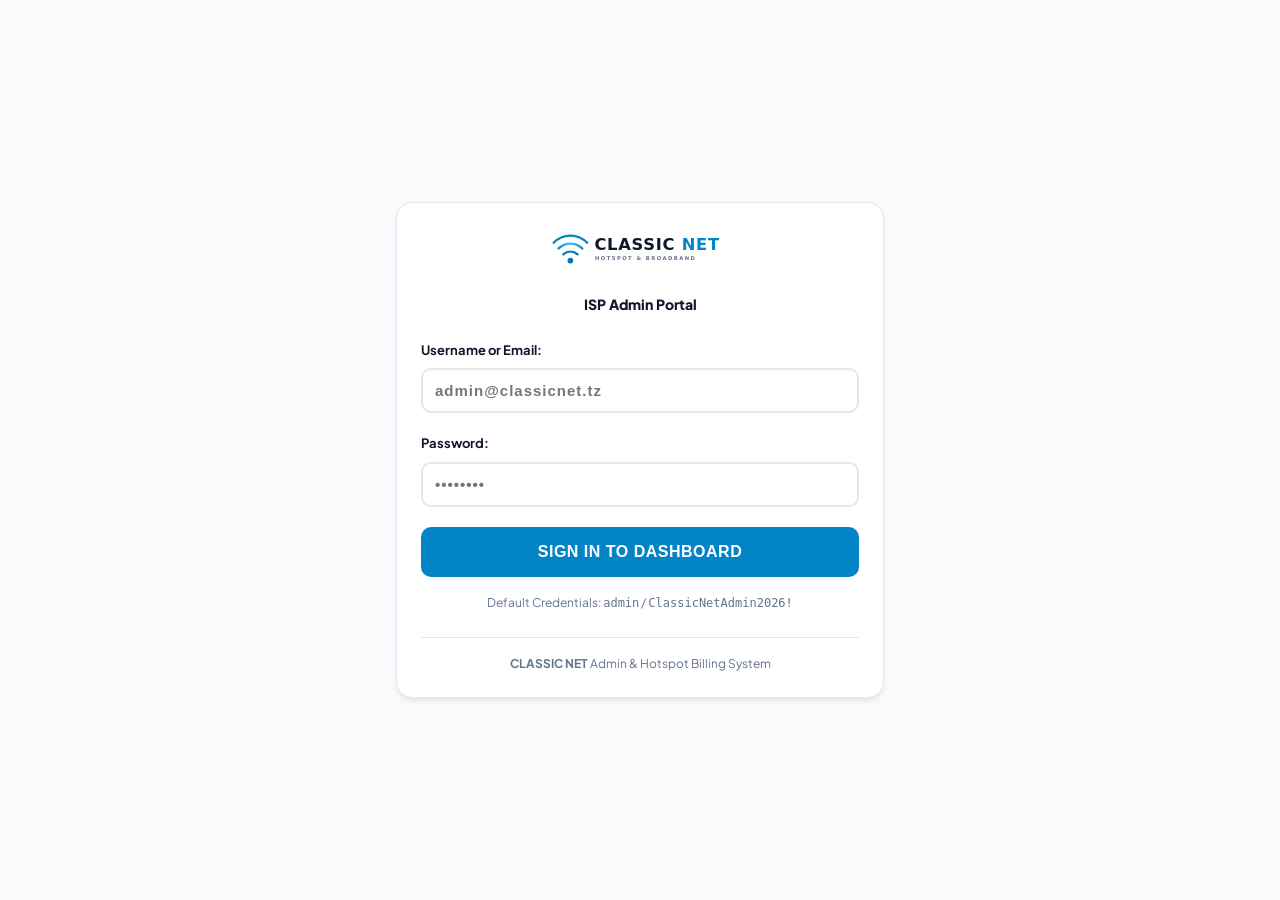
<file: frontend/admin/index.html>
<!DOCTYPE html>
<html lang="en">
<head>
  <meta charset="UTF-8">
  <meta name="viewport" content="width=device-width, initial-scale=1.0">
  <title>CLASSIC NET - Admin Control Panel</title>
  <link rel="stylesheet" href="../css/style.css">
  <link href="https://fonts.googleapis.com/css2?family=Plus+Jakarta+Sans:wght@500;600;700;800&family=Outfit:wght@600;800;900&display=swap" rel="stylesheet">
  <style>
    body { background-color: #f1f5f9; }
    .admin-layout { display: flex; min-height: 100vh; }
    .sidebar { width: 260px; background: #0f172a; color: #fff; padding: 24px 16px; flex-shrink: 0; }
    .sidebar-brand { display: flex; align-items: center; gap: 10px; margin-bottom: 32px; padding: 0 8px; }
    .sidebar-menu { list-style: none; }
    .nav-item { padding: 12px 14px; border-radius: 8px; cursor: pointer; font-size: 14px; font-weight: 600; color: #94a3b8; margin-bottom: 4px; display: flex; align-items: center; gap: 10px; transition: all 0.2s; }
    .nav-item:hover, .nav-item.active { background: #1e293b; color: #38bdf8; }
    .main-content { flex: 1; padding: 32px; overflow-y: auto; }
    .top-bar { display: flex; justify-content: space-between; align-items: center; margin-bottom: 24px; }
    .stats-grid { display: grid; grid-template-columns: repeat(auto-fit, minmax(200px, 1fr)); gap: 16px; margin-bottom: 24px; }
    .stat-card { background: #fff; border-radius: 12px; padding: 20px; border: 1px solid #e2e8f0; box-shadow: 0 1px 3px rgba(0,0,0,0.05); }
    .stat-val { font-size: 24px; font-weight: 800; color: #0f172a; margin-top: 4px; }
    .stat-label { font-size: 12px; color: #64748b; font-weight: 700; text-transform: uppercase; letter-spacing: 0.5px; }
    .data-card { background: #fff; border-radius: 12px; padding: 24px; border: 1px solid #e2e8f0; margin-bottom: 24px; }
    .table-responsive { width: 100%; overflow-x: auto; }
    table { width: 100%; border-collapse: collapse; text-align: left; font-size: 13px; }
    th { padding: 12px 14px; border-bottom: 2px solid #f1f5f9; color: #64748b; font-weight: 700; }
    td { padding: 12px 14px; border-bottom: 1px solid #f1f5f9; }
    .badge { display: inline-block; padding: 2px 8px; border-radius: 9999px; font-size: 11px; font-weight: 700; }
    .badge-green { background: #dcfce7; color: #166534; }
    .badge-yellow { background: #fef9c3; color: #854d0e; }
    .badge-red { background: #fee2e2; color: #991b1b; }
    .badge-gray { background: #f1f5f9; color: #475569; }
    .net-tag { font-weight: 800; font-size: 11px; padding: 2px 6px; border-radius: 4px; background: #e2e8f0; }
    .action-btn { padding: 4px 10px; border-radius: 6px; font-size: 12px; font-weight: 700; cursor: pointer; border: 1px solid #cbd5e1; background: #fff; }
    .action-btn.danger { color: #dc2626; border-color: #fca5a5; }
    .action-btn:hover { background: #f8fafc; }
  </style>
</head>
<body>

  <div class="admin-layout">
    <!-- Sidebar -->
    <aside class="sidebar">
      <div class="sidebar-brand">
        <div style="width: 32px; height: 32px; background: #0284c7; border-radius: 8px; display: flex; align-items: center; justify-content: center; font-weight: 900;">CN</div>
        <div style="font-weight: 800; font-size: 16px; letter-spacing: 0.5px;">CLASSIC NET</div>
      </div>

      <ul class="sidebar-menu">
        <li class="nav-item active" data-tab="dashboard">📊 Dashboard Overview</li>
        <li class="nav-item" data-tab="bundles">📦 Bundle Management</li>
        <li class="nav-item" data-tab="customers">👥 Customers</li>
        <li class="nav-item" data-tab="transactions">💳 Transactions</li>
        <li class="nav-item" data-tab="vouchers">🎟️ Voucher Generator</li>
        <li class="nav-item" data-tab="mikrotik">🌐 MikroTik Router</li>
        <li class="nav-item" data-tab="settings">⚙️ Settings</li>
      </ul>

      <div style="margin-top: 40px; padding: 12px; background: #1e293b; border-radius: 8px; font-size: 12px;">
        <div style="color: #94a3b8;">Logged in as:</div>
        <div style="font-weight: 700; color: #fff;" id="adminFullName">Admin</div>
        <button onclick="logout()" style="background: none; border: none; color: #f87171; font-size: 11px; font-weight: 700; cursor: pointer; margin-top: 8px; padding: 0;">Sign Out</button>
      </div>
    </aside>

    <!-- Main Content -->
    <main class="main-content">
      
      <!-- 1. Dashboard Tab -->
      <section id="tab-dashboard" class="tab-content">
        <div class="top-bar">
          <div>
            <h1 style="font-size: 22px; font-weight: 800;">Billing &amp; Hotspot Overview</h1>
            <p style="font-size: 13px; color: #64748b;">Live performance across AzamPay payments and MikroTik connections</p>
          </div>
          <button class="btn-primary" style="width: auto; padding: 10px 18px; font-size: 13px;" onclick="loadDashboardData()">
            🔄 Refresh Data
          </button>
        </div>

        <!-- Metric Cards -->
        <div class="stats-grid">
          <div class="stat-card">
            <div class="stat-label">Total Revenue</div>
            <div class="stat-val" style="color:#0284c7;" id="statTotalRevenue">TSH 0</div>
          </div>
          <div class="stat-card">
            <div class="stat-label">Active Customers</div>
            <div class="stat-val" style="color:#16a34a;" id="statActiveCustomers">0</div>
          </div>
          <div class="stat-card">
            <div class="stat-label">Total Transactions</div>
            <div class="stat-val" id="statTotalTxns">0</div>
          </div>
          <div class="stat-card">
            <div class="stat-label">Successful Payments</div>
            <div class="stat-val" style="color:#16a34a;" id="statSuccessTxns">0</div>
          </div>
          <div class="stat-card">
            <div class="stat-label">Failed / Cancelled</div>
            <div class="stat-val" style="color:#dc2626;" id="statFailedTxns">0</div>
          </div>
          <div class="stat-card">
            <div class="stat-label">Active Vouchers</div>
            <div class="stat-val" style="color:#f59e0b;" id="statActiveVouchers">0</div>
          </div>
        </div>

        <!-- Charts Grid -->
        <div style="display: grid; grid-template-columns: 2fr 1fr; gap: 20px;">
          <div class="data-card">
            <h2 style="font-size: 15px; font-weight: 700; margin-bottom: 16px;">Daily Revenue (Last 7 Days)</h2>
            <div id="revenueChartBars" style="height: 180px; display: flex; align-items: flex-end; gap: 12px; padding-top: 10px; border-bottom: 1px solid #e2e8f0;"></div>
          </div>
          <div class="data-card">
            <h2 style="font-size: 15px; font-weight: 700; margin-bottom: 16px;">Customers by Network</h2>
            <div id="networkDistributionList"></div>
          </div>
        </div>
      </section>

      <!-- 2. Bundles Tab -->
      <section id="tab-bundles" class="tab-content" style="display:none;">
        <div class="top-bar">
          <div>
            <h1 style="font-size: 22px; font-weight: 800;">Hotspot Bundles</h1>
            <p style="font-size: 13px; color: #64748b;">Manage pricing, validity hours, and bandwidth limits</p>
          </div>
          <button class="btn-primary" style="width: auto; padding: 10px 18px;" onclick="alert('Bundle create dialog')">
            + Add New Bundle
          </button>
        </div>
        <div class="data-card">
          <div class="table-responsive">
            <table>
              <thead>
                <tr>
                  <th>Bundle Name</th>
                  <th>Price</th>
                  <th>Duration</th>
                  <th>Type</th>
                  <th>Status</th>
                  <th>Actions</th>
                </tr>
              </thead>
              <tbody id="bundlesTableBody"></tbody>
            </table>
          </div>
        </div>
      </section>

      <!-- 3. Customers Tab -->
      <section id="tab-customers" class="tab-content" style="display:none;">
        <div class="top-bar">
          <div>
            <h1 style="font-size: 22px; font-weight: 800;">Customer Records</h1>
            <p style="font-size: 13px; color: #64748b;">Search by phone number, transaction ID, or network</p>
          </div>
          <input type="text" id="customerSearchInput" placeholder="Search phone or Txn ID..." style="padding: 10px 14px; border: 1px solid #cbd5e1; border-radius: 8px; width: 260px;" oninput="loadCustomers()">
        </div>
        <div class="data-card">
          <div class="table-responsive">
            <table>
              <thead>
                <tr>
                  <th>ID</th>
                  <th>Phone</th>
                  <th>Network</th>
                  <th>Package</th>
                  <th>Amount</th>
                  <th>Status</th>
                  <th>Activated</th>
                  <th>Expires</th>
                  <th>MAC Address</th>
                </tr>
              </thead>
              <tbody id="customersTableBody"></tbody>
            </table>
          </div>
        </div>
      </section>

      <!-- 4. Transactions Tab -->
      <section id="tab-transactions" class="tab-content" style="display:none;">
        <div class="top-bar">
          <div>
            <h1 style="font-size: 22px; font-weight: 800;">Transaction Ledger</h1>
            <p style="font-size: 13px; color: #64748b;">Real-time AzamPay USSD push payment tracking</p>
          </div>
          <input type="text" id="txnSearchInput" placeholder="Search Txn ID..." style="padding: 10px 14px; border: 1px solid #cbd5e1; border-radius: 8px; width: 260px;" oninput="loadTransactions()">
        </div>
        <div class="data-card">
          <div class="table-responsive">
            <table>
              <thead>
                <tr>
                  <th>Transaction ID</th>
                  <th>Phone</th>
                  <th>Network</th>
                  <th>Bundle</th>
                  <th>Amount</th>
                  <th>Payment Status</th>
                  <th>Internet</th>
                  <th>Date &amp; Time</th>
                  <th>AzamPay Ref</th>
                </tr>
              </thead>
              <tbody id="transactionsTableBody"></tbody>
            </table>
          </div>
        </div>
      </section>

      <!-- 5. Vouchers Tab -->
      <section id="tab-vouchers" class="tab-content" style="display:none;">
        <div class="top-bar">
          <div>
            <h1 style="font-size: 22px; font-weight: 800;">Prepaid Vouchers</h1>
            <p style="font-size: 13px; color: #64748b;">Generate printable codes for over-the-counter sales</p>
          </div>
          <div style="display: flex; gap: 10px;">
            <select id="voucherBundleSelect" style="padding: 8px 12px; border-radius: 6px; border: 1px solid #cbd5e1;">
              <option value="1">24 HOURS (TSH 1,000)</option>
              <option value="2">WEEK (TSH 6,000)</option>
              <option value="3">MONTH (TSH 22,000)</option>
            </select>
            <input type="number" id="voucherQuantityInput" value="5" min="1" max="100" style="width: 60px; padding: 8px; border-radius: 6px; border: 1px solid #cbd5e1;">
            <button class="btn-primary" style="width: auto; padding: 8px 16px;" onclick="handleGenerateVouchers()">
              + Generate Batch
            </button>
          </div>
        </div>
        <div class="data-card">
          <div class="table-responsive">
            <table>
              <thead>
                <tr>
                  <th>Voucher Code</th>
                  <th>Bundle</th>
                  <th>Value</th>
                  <th>Status</th>
                  <th>Used By Phone</th>
                  <th>Created At</th>
                </tr>
              </thead>
              <tbody id="vouchersTableBody"></tbody>
            </table>
          </div>
        </div>
      </section>

      <!-- 6. MikroTik Tab -->
      <section id="tab-mikrotik" class="tab-content" style="display:none;">
        <div class="top-bar">
          <div>
            <h1 style="font-size: 22px; font-weight: 800;">MikroTik Router Monitor</h1>
            <p style="font-size: 13px; color: #64748b;">Hardware gateway connection and live hotspot active sessions</p>
          </div>
          <button class="btn-primary" style="width: auto; padding: 10px 18px;" onclick="loadMikroTik()">
            🔄 Ping Router
          </button>
        </div>

        <div class="stats-grid">
          <div class="stat-card">
            <div class="stat-label">Connection Status</div>
            <div class="stat-val" style="color: #16a34a; font-size: 18px;" id="mtStatus">Checking...</div>
          </div>
          <div class="stat-card">
            <div class="stat-label">Router IP / Port</div>
            <div class="stat-val" style="font-size: 18px;" id="mtHost">192.168.88.1:8728</div>
          </div>
          <div class="stat-card">
            <div class="stat-label">Hotspot Server</div>
            <div class="stat-val" style="font-size: 18px;" id="mtHotspot">hotspot1</div>
          </div>
          <div class="stat-card">
            <div class="stat-label">Active Users</div>
            <div class="stat-val" style="color: #0284c7;" id="mtActiveCount">2</div>
          </div>
        </div>

        <div class="data-card">
          <h2 style="font-size: 15px; font-weight: 700; margin-bottom: 16px;">Active Hotspot Sessions (/ip/hotspot/active)</h2>
          <div class="table-responsive">
            <table>
              <thead>
                <tr>
                  <th>Username / Phone</th>
                  <th>IP Address</th>
                  <th>MAC Address</th>
                  <th>Session Uptime</th>
                  <th>Bandwidth Used</th>
                  <th>Action</th>
                </tr>
              </thead>
              <tbody id="mtSessionsBody"></tbody>
            </table>
          </div>
        </div>
      </section>

      <!-- 7. Settings Tab -->
      <section id="tab-settings" class="tab-content" style="display:none;">
        <div class="top-bar">
          <h1 style="font-size: 22px; font-weight: 800;">System Settings</h1>
        </div>
        <div class="data-card" style="max-width: 600px;">
          <div class="form-group">
            <label class="form-label">System Brand Name:</label>
            <input type="text" id="setSystemName" class="input-phone" style="font-size:14px; padding:10px;">
          </div>
          <div class="form-group">
            <label class="form-label">Slogan:</label>
            <input type="text" id="setSlogan" class="input-phone" style="font-size:14px; padding:10px;">
          </div>
          <div class="form-group">
            <label class="form-label">Customer Support Phone:</label>
            <input type="text" id="setSupportPhone" class="input-phone" style="font-size:14px; padding:10px;">
          </div>
          <div class="form-group">
            <label class="form-label">Customer Support Email:</label>
            <input type="text" id="setSupportEmail" class="input-phone" style="font-size:14px; padding:10px;">
          </div>
          <div class="form-group">
            <label class="form-label">Currency Label:</label>
            <input type="text" id="setCurrency" class="input-phone" style="font-size:14px; padding:10px;">
          </div>
          <div class="form-group">
            <label class="form-label">MikroTik Router Host:</label>
            <input type="text" id="setMtHost" class="input-phone" style="font-size:14px; padding:10px;">
          </div>
          <button class="btn-primary" style="width: auto; padding: 12px 24px;" onclick="alert('Settings saved to database.')">
            Save System Settings
          </button>
        </div>
      </section>

    </main>
  </div>

  <script src="../js/admin.js"></script>
</body>
</html>
</file>
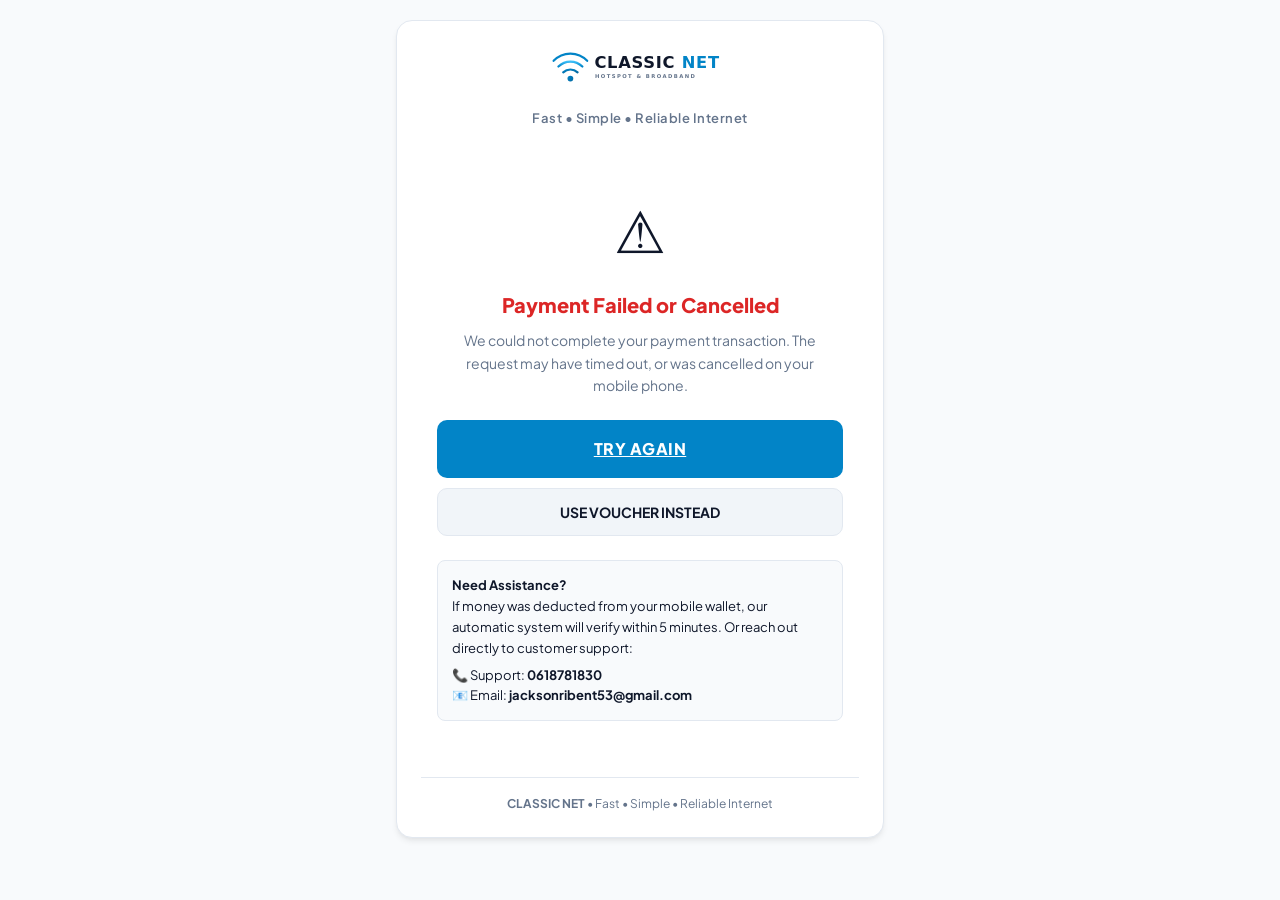
<file: frontend/failed.html>
<!DOCTYPE html>
<html lang="en">
<head>
  <meta charset="UTF-8">
  <meta name="viewport" content="width=device-width, initial-scale=1.0, maximum-scale=1.0, user-scalable=no">
  <title>CLASSIC NET - Payment Failed</title>
  <link rel="stylesheet" href="css/style.css">
  <link href="https://fonts.googleapis.com/css2?family=Plus+Jakarta+Sans:wght@500;600;700;800&family=Outfit:wght@600;800;900&display=swap" rel="stylesheet">
</head>
<body>

  <div class="container">
    <div class="portal-card">
      
      <!-- Brand Header -->
      <div class="header-brand">
        <img src="assets/logo.svg" alt="CLASSIC NET Logo" class="logo-img">
        <div class="brand-slogan">Fast • Simple • Reliable Internet</div>
      </div>

      <!-- Failure Box -->
      <div class="status-box">
        <div style="font-size: 58px; margin-bottom: 12px;">⚠️</div>
        <h2 class="status-title" style="color: #dc2626;">Payment Failed or Cancelled</h2>
        <p class="status-desc">
          We could not complete your payment transaction. The request may have timed out, or was cancelled on your mobile phone.
        </p>

        <div style="margin-bottom: 24px;">
          <a href="index.html" class="btn-primary">
            TRY AGAIN
          </a>
          <a href="voucher.html" class="btn-secondary" style="margin-top: 10px;">
            USE VOUCHER INSTEAD
          </a>
        </div>

        <div style="background: #f8fafc; border: 1px solid #e2e8f0; border-radius: 8px; padding: 14px; font-size: 13px; text-align: left;">
          <strong>Need Assistance?</strong><br>
          If money was deducted from your mobile wallet, our automatic system will verify within 5 minutes. Or reach out directly to customer support:
          <div style="margin-top: 6px;">
            📞 Support: <strong>0618781830</strong><br>
            📧 Email: <strong>jacksonribent53@gmail.com</strong>
          </div>
        </div>
      </div>

      <!-- Support Footer -->
      <div class="portal-footer">
        <div><strong>CLASSIC NET</strong> • Fast • Simple • Reliable Internet</div>
      </div>

    </div>
  </div>

</body>
</html>
</file>
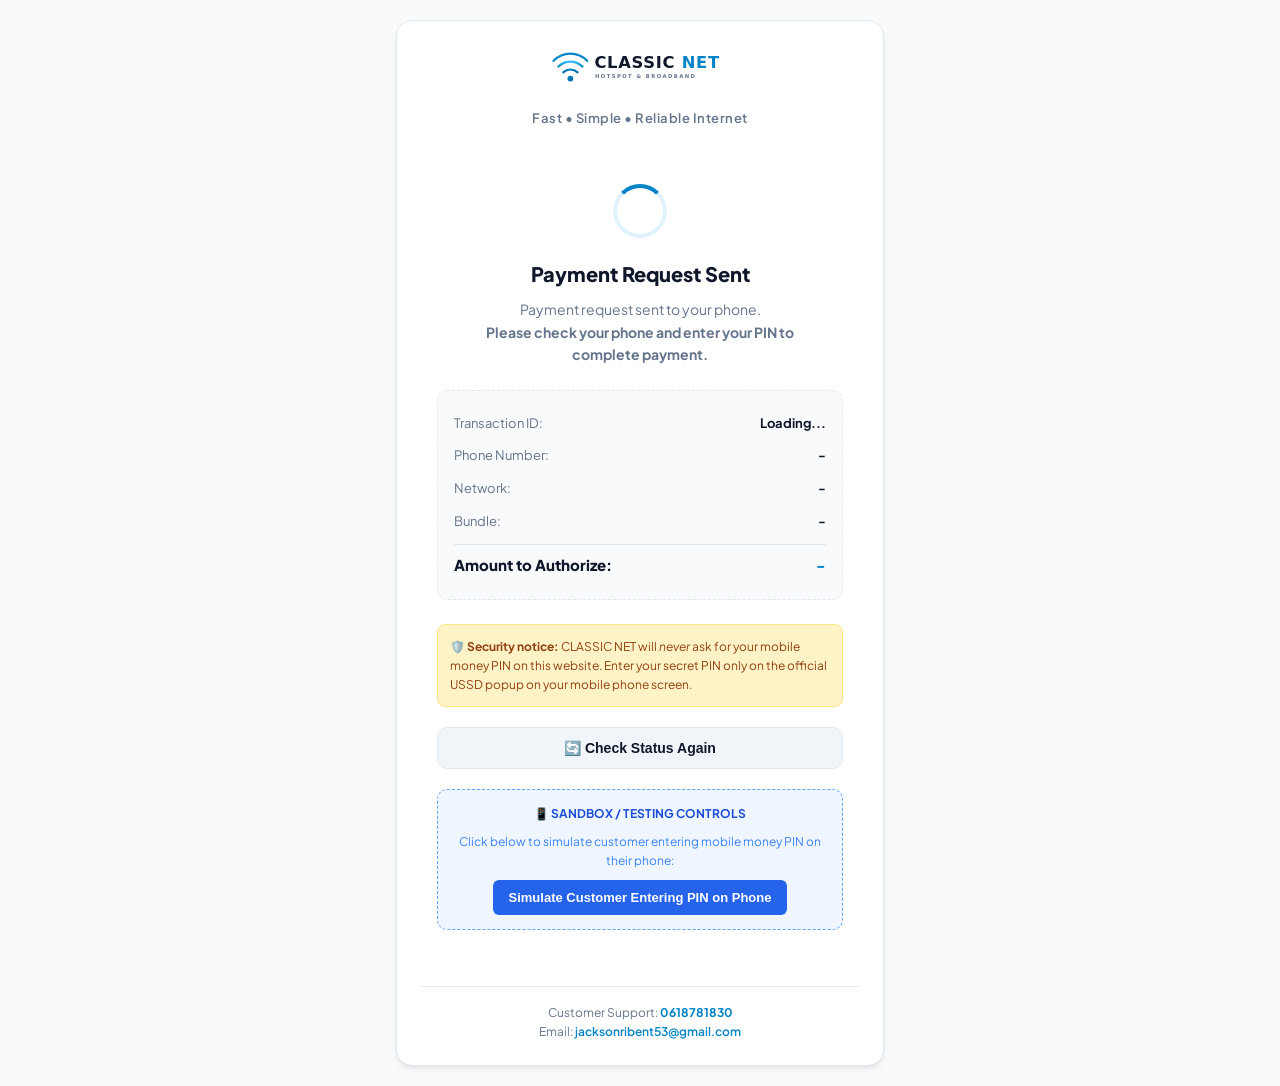
<file: frontend/payment.html>
<!DOCTYPE html>
<html lang="en">
<head>
  <meta charset="UTF-8">
  <meta name="viewport" content="width=device-width, initial-scale=1.0, maximum-scale=1.0, user-scalable=no">
  <title>CLASSIC NET - Payment Verification</title>
  <link rel="stylesheet" href="css/style.css">
  <link href="https://fonts.googleapis.com/css2?family=Plus+Jakarta+Sans:wght@500;600;700;800&family=Outfit:wght@600;800;900&display=swap" rel="stylesheet">
</head>
<body>

  <div class="container">
    <div class="portal-card">
      
      <!-- Brand Header -->
      <div class="header-brand">
        <img src="assets/logo.svg" alt="CLASSIC NET Logo" class="logo-img">
        <div class="brand-slogan">Fast • Simple • Reliable Internet</div>
      </div>

      <!-- Payment Status Box -->
      <div class="status-box" id="statusBox">
        <div class="spinner" id="loadingSpinner"></div>
        <h2 class="status-title" id="statusTitle">Payment Request Sent</h2>
        <p class="status-desc" id="statusMessage">
          Payment request sent to your phone.<br>
          <strong>Please check your phone and enter your PIN to complete payment.</strong>
        </p>

        <!-- Receipt Details -->
        <div class="receipt-card" id="receiptCard">
          <div class="receipt-row">
            <span style="color:#64748b;">Transaction ID:</span>
            <strong id="rcptTxnId">Loading...</strong>
          </div>
          <div class="receipt-row">
            <span style="color:#64748b;">Phone Number:</span>
            <strong id="rcptPhone">-</strong>
          </div>
          <div class="receipt-row">
            <span style="color:#64748b;">Network:</span>
            <strong id="rcptNetwork">-</strong>
          </div>
          <div class="receipt-row">
            <span style="color:#64748b;">Bundle:</span>
            <strong id="rcptBundle">-</strong>
          </div>
          <div class="receipt-row total">
            <span>Amount to Authorize:</span>
            <span style="color:#0284c7;" id="rcptAmount">-</span>
          </div>
        </div>

        <!-- Security Note -->
        <div style="background:#fef3c7; border:1px solid #fde68a; border-radius:8px; padding:12px; font-size:12px; color:#92400e; margin-bottom:20px; text-align:left;">
          🛡️ <strong>Security notice:</strong> CLASSIC NET will <em>never</em> ask for your mobile money PIN on this website. Enter your secret PIN only on the official USSD popup on your mobile phone screen.
        </div>

        <div id="actionContainer">
          <button class="btn-secondary" onclick="checkStatusNow()" id="recheckBtn">
            🔄 Check Status Again
          </button>
        </div>

        <!-- Dev Sandbox Tester Quick Pin Entry (Shown in Sandbox mode for testing) -->
        <div id="sandboxSimulator" style="margin-top:20px; padding:14px; background:#eff6ff; border:1px dashed #60a5fa; border-radius:10px; text-align:center;">
          <div style="font-size:12px; font-weight:700; color:#1d4ed8; margin-bottom:8px;">
            📱 SANDBOX / TESTING CONTROLS
          </div>
          <div style="font-size:12px; color:#3b82f6; margin-bottom:10px;">
            Click below to simulate customer entering mobile money PIN on their phone:
          </div>
          <button style="background:#2563eb; color:white; border:none; padding:10px 16px; border-radius:6px; font-size:13px; font-weight:700; cursor:pointer;" onclick="simulatePhonePinEntry()">
            Simulate Customer Entering PIN on Phone
          </button>
        </div>

      </div>

      <!-- Support Footer -->
      <div class="portal-footer">
        <div>Customer Support: <a href="tel:0618781830"><strong>0618781830</strong></a></div>
        <div>Email: <a href="mailto:jacksonribent53@gmail.com">jacksonribent53@gmail.com</a></div>
      </div>

    </div>
  </div>

  <script>
    const API_BASE_URL = window.API_BASE_URL || "/api";
    const urlParams = new URLSearchParams(window.location.search);
    const txnId = urlParams.get("txn");

    let pollInterval = null;
    let pollCount = 0;

    // Load initial data
    const stored = sessionStorage.getItem("classicnet_tx");
    if (stored) {
      try {
        const tx = JSON.parse(stored);
        document.getElementById("rcptTxnId").innerText = tx.transaction_uuid || txnId;
        document.getElementById("rcptPhone").innerText = tx.phone || "-";
        document.getElementById("rcptNetwork").innerText = tx.network || "-";
        document.getElementById("rcptBundle").innerText = tx.bundle_name || "-";
        document.getElementById("rcptAmount").innerText = "TSH " + Number(tx.amount || 0).toLocaleString();
      } catch (e) {}
    } else if (txnId) {
      document.getElementById("rcptTxnId").innerText = txnId;
    }

    // Start Polling
    function startPolling() {
      if (!txnId) return;
      pollInterval = setInterval(checkStatusNow, 3000);
    }

    async function checkStatusNow() {
      pollCount++;
      try {
        const res = await fetch(`${API_BASE_URL}/payments/status/${encodeURIComponent(txnId)}`);
        const data = await res.json();
        
        if (data.success && data.transaction) {
          const status = data.transaction.payment_status;
          
          if (status === "SUCCESS") {
            clearInterval(pollInterval);
            sessionStorage.setItem("classicnet_success", JSON.stringify(data.transaction));
            window.location.href = `success.html?txn=${encodeURIComponent(txnId)}`;
          } else if (status === "FAILED" || status === "CANCELLED") {
            clearInterval(pollInterval);
            window.location.href = `failed.html?txn=${encodeURIComponent(txnId)}`;
          }
        }
      } catch (err) {
        console.warn("Status check failed:", err);
      }

      if (pollCount > 40) { // 2 minutes
        clearInterval(pollInterval);
        document.getElementById("statusMessage").innerHTML = "Payment check timeout. If you completed payment, click below to re-verify.";
      }
    }

    async function simulatePhonePinEntry() {
      if (!txnId) return;
      try {
        const res = await fetch(`${API_BASE_URL}/payments/mock-simulate`, {
          method: "POST",
          headers: { "Content-Type": "application/json" },
          body: JSON.stringify({ transaction_uuid: txnId, action: "PIN_ENTERED" })
        });
        const data = await res.json();
        if (data.success) {
          sessionStorage.setItem("classicnet_success", JSON.stringify(data));
          window.location.href = `success.html?txn=${encodeURIComponent(txnId)}`;
        }
      } catch (e) {
        alert("Simulation failed: " + e.message);
      }
    }

    document.addEventListener("DOMContentLoaded", startPolling);
  </script>
</body>
</html>
</file>
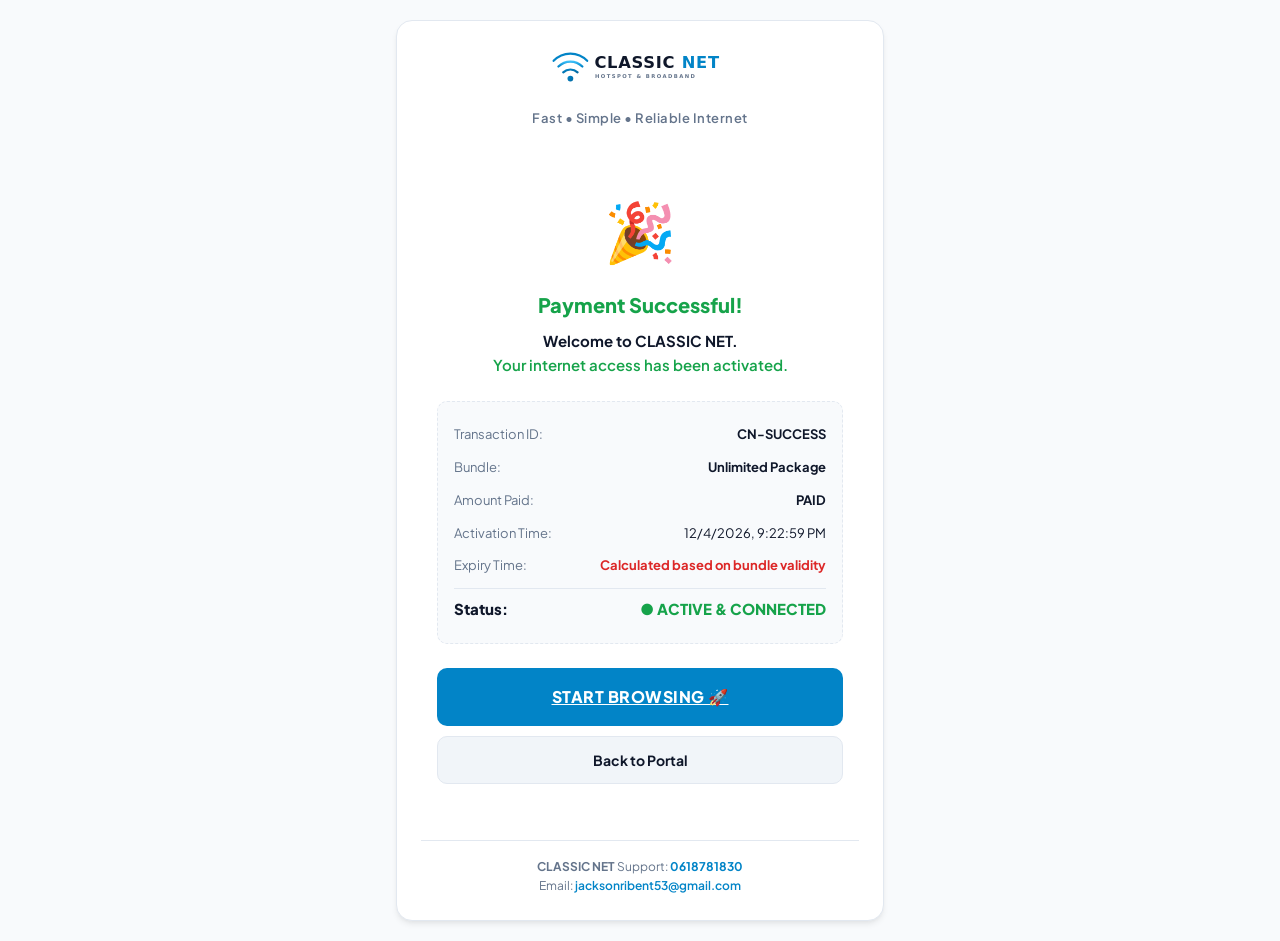
<file: frontend/success.html>
<!DOCTYPE html>
<html lang="en">
<head>
  <meta charset="UTF-8">
  <meta name="viewport" content="width=device-width, initial-scale=1.0, maximum-scale=1.0, user-scalable=no">
  <title>CLASSIC NET - Internet Activated</title>
  <link rel="stylesheet" href="css/style.css">
  <link href="https://fonts.googleapis.com/css2?family=Plus+Jakarta+Sans:wght@500;600;700;800&family=Outfit:wght@600;800;900&display=swap" rel="stylesheet">
</head>
<body>

  <div class="container">
    <div class="portal-card">
      
      <!-- Brand Header -->
      <div class="header-brand">
        <img src="assets/logo.svg" alt="CLASSIC NET Logo" class="logo-img">
        <div class="brand-slogan">Fast • Simple • Reliable Internet</div>
      </div>

      <!-- Success Content -->
      <div class="status-box">
        <div style="font-size: 58px; margin-bottom: 12px;">🎉</div>
        <h2 class="status-title" style="color: #16a34a;">Payment Successful!</h2>
        <p class="status-desc" style="font-size: 15px; color: #0f172a; font-weight: 700;">
          Welcome to CLASSIC NET.<br>
          <span style="color: #16a34a; font-weight: 600;">Your internet access has been activated.</span>
        </p>

        <!-- Activation Details Card -->
        <div class="receipt-card">
          <div class="receipt-row">
            <span style="color:#64748b;">Transaction ID:</span>
            <strong id="succTxnId">-</strong>
          </div>
          <div class="receipt-row">
            <span style="color:#64748b;">Bundle:</span>
            <strong id="succBundle">-</strong>
          </div>
          <div class="receipt-row">
            <span style="color:#64748b;">Amount Paid:</span>
            <strong id="succAmount">-</strong>
          </div>
          <div class="receipt-row">
            <span style="color:#64748b;">Activation Time:</span>
            <span id="succActivated">-</span>
          </div>
          <div class="receipt-row">
            <span style="color:#64748b;">Expiry Time:</span>
            <strong style="color:#dc2626;" id="succExpiry">-</strong>
          </div>
          <div class="receipt-row total">
            <span>Status:</span>
            <span style="color:#16a34a;">● ACTIVE &amp; CONNECTED</span>
          </div>
        </div>

        <!-- Start Browsing Button -->
        <a href="https://www.google.com" class="btn-primary" id="startBrowsingBtn" target="_blank" rel="noopener">
          START BROWSING 🚀
        </a>

        <a href="index.html" class="btn-secondary" style="margin-top: 10px;">
          Back to Portal
        </a>
      </div>

      <!-- Support Footer -->
      <div class="portal-footer">
        <div><strong>CLASSIC NET</strong> Support: <a href="tel:0618781830"><strong>0618781830</strong></a></div>
        <div>Email: <a href="mailto:jacksonribent53@gmail.com">jacksonribent53@gmail.com</a></div>
      </div>

    </div>
  </div>

  <script>
    document.addEventListener("DOMContentLoaded", () => {
      const urlParams = new URLSearchParams(window.location.search);
      const txnId = urlParams.get("txn") || urlParams.get("code") || "CN-SUCCESS";
      
      let data = {};
      const stored = sessionStorage.getItem("classicnet_success") || sessionStorage.getItem("classicnet_activation");
      if (stored) {
        try { data = JSON.parse(stored); } catch (e) {}
      }

      document.getElementById("succTxnId").innerText = data.transaction_uuid || txnId;
      document.getElementById("succBundle").innerText = data.bundle_name || data.bundle || "Unlimited Package";
      document.getElementById("succAmount").innerText = data.amount_tsh ? ("TSH " + Number(data.amount_tsh).toLocaleString()) : "PAID";
      document.getElementById("succActivated").innerText = data.activated_at || new Date().toLocaleString();
      document.getElementById("succExpiry").innerText = data.expires_at || "Calculated based on bundle validity";
    });
  </script>
</body>
</html>
</file>
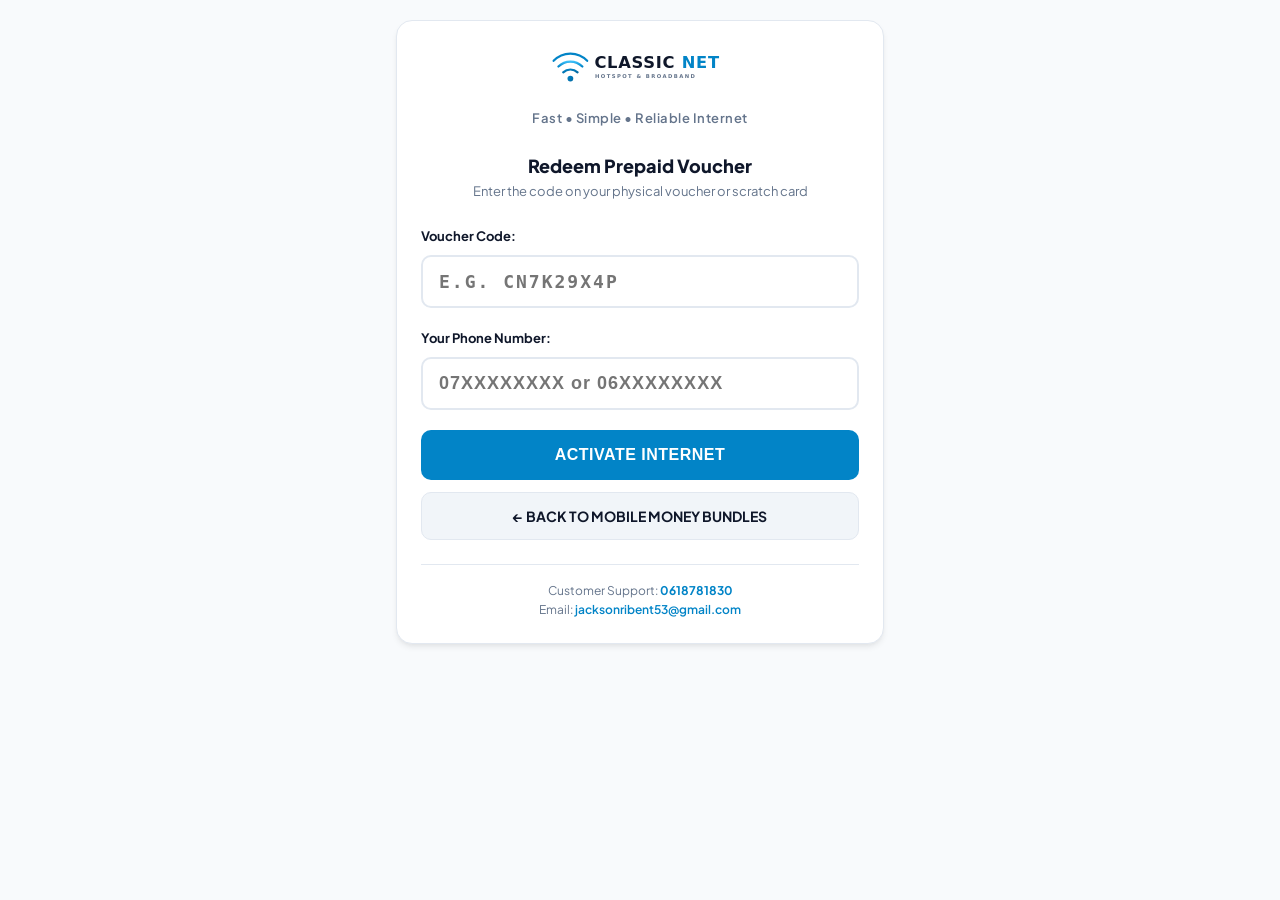
<file: frontend/voucher.html>
<!DOCTYPE html>
<html lang="en">
<head>
  <meta charset="UTF-8">
  <meta name="viewport" content="width=device-width, initial-scale=1.0, maximum-scale=1.0, user-scalable=no">
  <title>CLASSIC NET - Redeem Voucher</title>
  <link rel="stylesheet" href="css/style.css">
  <link href="https://fonts.googleapis.com/css2?family=Plus+Jakarta+Sans:wght@500;600;700;800&family=Outfit:wght@600;800;900&display=swap" rel="stylesheet">
</head>
<body>

  <div class="container">
    <div class="portal-card">
      
      <!-- Brand Header -->
      <div class="header-brand">
        <img src="assets/logo.svg" alt="CLASSIC NET Logo" class="logo-img">
        <div class="brand-slogan">Fast • Simple • Reliable Internet</div>
      </div>

      <div style="text-align: center; margin-bottom: 24px;">
        <h1 style="font-size: 18px; font-weight: 800; color: #0f172a;">Redeem Prepaid Voucher</h1>
        <p style="font-size: 13px; color: #64748b;">Enter the code on your physical voucher or scratch card</p>
      </div>

      <!-- Voucher Code Input -->
      <div class="form-group">
        <label class="form-label" for="voucherCodeInput">Voucher Code:</label>
        <input 
          type="text" 
          id="voucherCodeInput" 
          class="input-phone" 
          placeholder="e.g. CN7K29X4P" 
          style="text-transform: uppercase; font-family: monospace; letter-spacing: 2px;"
          autocomplete="off"
        >
      </div>

      <!-- Phone Number Input -->
      <div class="form-group">
        <label class="form-label" for="voucherPhoneInput">Your Phone Number:</label>
        <input 
          type="tel" 
          id="voucherPhoneInput" 
          class="input-phone" 
          placeholder="07XXXXXXXX or 06XXXXXXXX" 
          maxlength="10"
        >
      </div>

      <!-- Redeem Button -->
      <button class="btn-primary" id="redeemBtn" onclick="redeemVoucher()">
        ACTIVATE INTERNET
      </button>

      <a href="index.html" class="btn-secondary">
        ← BACK TO MOBILE MONEY BUNDLES
      </a>

      <!-- Support Footer -->
      <div class="portal-footer">
        <div>Customer Support: <a href="tel:0618781830"><strong>0618781830</strong></a></div>
        <div>Email: <a href="mailto:jacksonribent53@gmail.com">jacksonribent53@gmail.com</a></div>
      </div>

    </div>
  </div>

  <script src="js/app.js"></script>
</body>
</html>
</file>
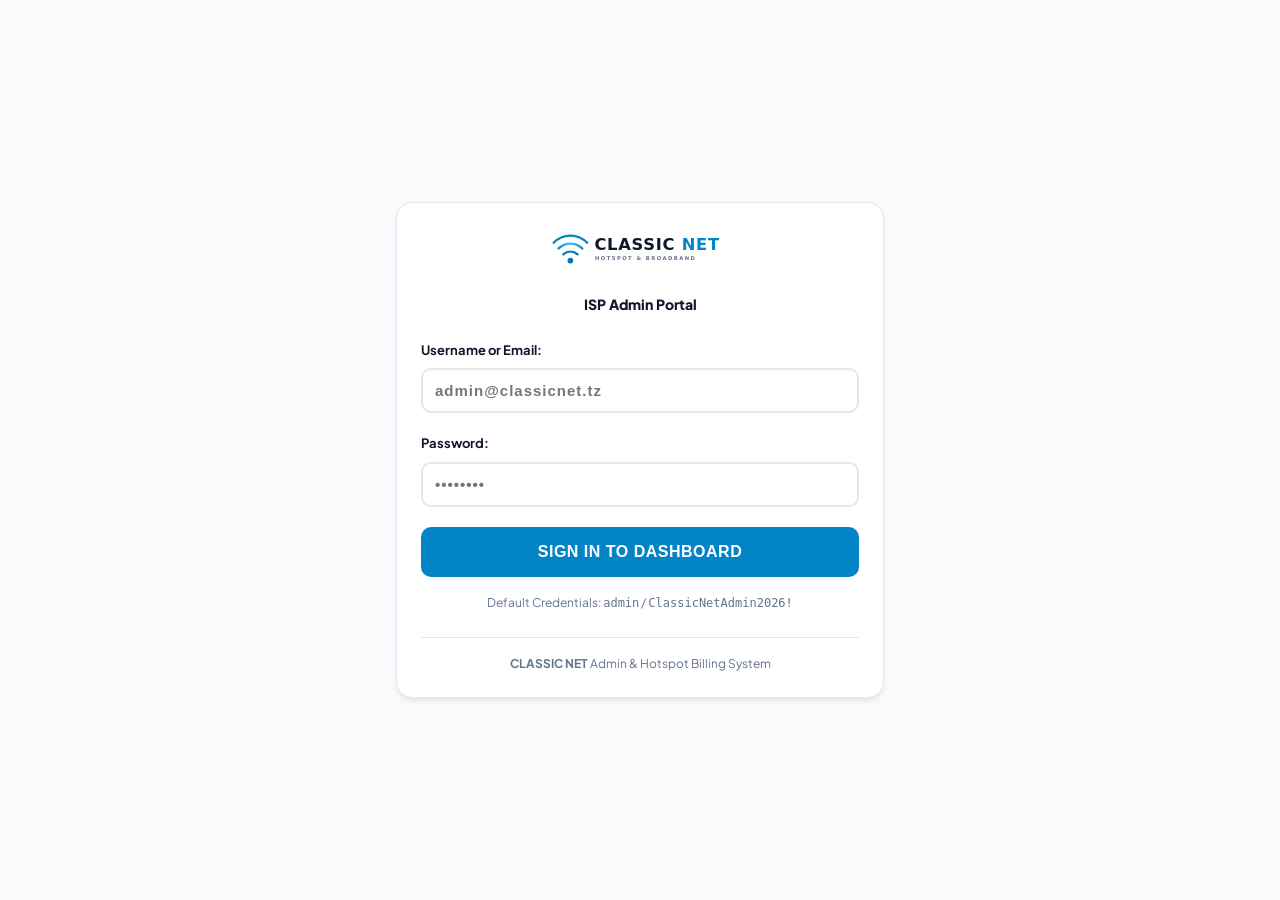
<file: frontend/admin/login.html>
<!DOCTYPE html>
<html lang="en">
<head>
  <meta charset="UTF-8">
  <meta name="viewport" content="width=device-width, initial-scale=1.0">
  <title>CLASSIC NET - Admin Login</title>
  <link rel="stylesheet" href="../css/style.css">
  <link href="https://fonts.googleapis.com/css2?family=Plus+Jakarta+Sans:wght@500;600;700;800&family=Outfit:wght@600;800;900&display=swap" rel="stylesheet">
</head>
<body style="display: flex; align-items: center; justify-content: center; min-height: 100vh;">

  <div class="container">
    <div class="portal-card">
      
      <div class="header-brand">
        <img src="../assets/logo.svg" alt="CLASSIC NET Logo" class="logo-img">
        <div style="font-size: 14px; font-weight: 800; color: #0f172a; margin-top: 4px;">ISP Admin Portal</div>
      </div>

      <div id="loginAlert" style="display: none; background: #fee2e2; border: 1px solid #f87171; color: #b91c1c; padding: 10px; border-radius: 8px; font-size: 13px; margin-bottom: 16px;"></div>

      <form id="adminLoginForm" onsubmit="handleLogin(event)">
        <div class="form-group">
          <label class="form-label">Username or Email:</label>
          <input type="text" id="adminUsername" class="input-phone" style="font-size: 15px; padding: 12px;" placeholder="admin@classicnet.tz" required>
        </div>

        <div class="form-group">
          <label class="form-label">Password:</label>
          <input type="password" id="adminPassword" class="input-phone" style="font-size: 15px; padding: 12px;" placeholder="••••••••" required>
        </div>

        <button type="submit" class="btn-primary" id="loginBtn">
          SIGN IN TO DASHBOARD
        </button>
      </form>

      <div style="margin-top: 16px; font-size: 12px; color: #64748b; text-align: center;">
        Default Credentials: <code>admin</code> / <code>ClassicNetAdmin2026!</code>
      </div>

      <div class="portal-footer">
        <div><strong>CLASSIC NET</strong> Admin &amp; Hotspot Billing System</div>
      </div>

    </div>
  </div>

  <script>
    const API_BASE_URL = window.API_BASE_URL || "/api";

    async function handleLogin(e) {
      e.preventDefault();
      const username = document.getElementById("adminUsername").value.trim();
      const password = document.getElementById("adminPassword").value.trim();
      const btn = document.getElementById("loginBtn");
      const alertBox = document.getElementById("loginAlert");

      btn.disabled = true;
      btn.innerText = "Authenticating...";
      alertBox.style.display = "none";

      try {
        const res = await fetch(`${API_BASE_URL}/auth/login`, {
          method: "POST",
          headers: { "Content-Type": "application/json" },
          body: JSON.stringify({ username, password })
        });
        const data = await res.json();

        if (data.success && data.token) {
          localStorage.setItem("classicnet_admin_token", data.token);
          localStorage.setItem("classicnet_admin_user", JSON.stringify(data.admin));
          window.location.href = "index.html";
        } else {
          alertBox.innerText = data.error || "Invalid username or password.";
          alertBox.style.display = "block";
          btn.disabled = false;
          btn.innerText = "SIGN IN TO DASHBOARD";
        }
      } catch (err) {
        alertBox.innerText = "Could not connect to authentication server.";
        alertBox.style.display = "block";
        btn.disabled = false;
        btn.innerText = "SIGN IN TO DASHBOARD";
      }
    }
  </script>
</body>
</html>
</file>
<file: frontend/css/style.css>
/* CLASSIC NET - Responsive Hotspot Portal Styling */
:root {
  --primary: #0284c7;
  --primary-dark: #0369a1;
  --primary-light: #e0f2fe;
  --accent: #0284c7;
  --success: #16a34a;
  --warning: #f59e0b;
  --danger: #dc2626;
  --text-main: #0f172a;
  --text-muted: #64748b;
  --bg-page: #f8fafc;
  --bg-card: #ffffff;
  --border-color: #e2e8f0;
  --radius-lg: 16px;
  --radius-md: 10px;
  --radius-sm: 6px;
  --shadow-sm: 0 1px 3px rgba(0,0,0,0.05);
  --shadow-md: 0 4px 6px -1px rgba(0,0,0,0.08), 0 2px 4px -2px rgba(0,0,0,0.04);
  --shadow-lg: 0 10px 15px -3px rgba(0,0,0,0.08), 0 4px 6px -4px rgba(0,0,0,0.03);
}

* {
  box-sizing: border-box;
  margin: 0;
  padding: 0;
}

body {
  font-family: 'Plus Jakarta Sans', system-ui, -apple-system, sans-serif;
  background-color: var(--bg-page);
  color: var(--text-main);
  line-height: 1.6;
  min-height: 100vh;
  display: flex;
  flex-direction: column;
}

.container {
  width: 100%;
  max-width: 520px;
  margin: 0 auto;
  padding: 20px 16px;
}

.portal-card {
  background: var(--bg-card);
  border: 1px solid var(--border-color);
  border-radius: var(--radius-lg);
  padding: 24px;
  box-shadow: var(--shadow-md);
}

/* Header & Branding */
.header-brand {
  text-align: center;
  margin-bottom: 24px;
}

.header-brand .logo-img {
  height: 48px;
  margin-bottom: 8px;
}

.brand-slogan {
  font-size: 13px;
  color: var(--text-muted);
  font-weight: 600;
  letter-spacing: 0.5px;
}

.section-title {
  font-size: 16px;
  font-weight: 700;
  color: var(--text-main);
  margin-bottom: 12px;
}

/* Bundle Grid */
.bundle-grid {
  display: flex;
  flex-direction: column;
  gap: 12px;
  margin-bottom: 24px;
}

.bundle-card {
  border: 2px solid var(--border-color);
  border-radius: var(--radius-md);
  padding: 16px;
  cursor: pointer;
  transition: all 0.2s ease;
  display: flex;
  align-items: center;
  justify-content: space-between;
  background: #ffffff;
}

.bundle-card:hover {
  border-color: #93c5fd;
  transform: translateY(-1px);
}

.bundle-card.selected {
  border-color: var(--primary);
  background-color: var(--primary-light);
  box-shadow: 0 0 0 1px var(--primary);
}

.bundle-info .bundle-name {
  font-size: 16px;
  font-weight: 800;
  color: var(--text-main);
}

.bundle-info .bundle-duration {
  font-size: 12px;
  color: var(--text-muted);
}

.badge-unlimited {
  display: inline-block;
  background-color: #dcfce7;
  color: #15803d;
  font-size: 11px;
  font-weight: 700;
  padding: 2px 8px;
  border-radius: 9999px;
  margin-top: 4px;
}

.bundle-price {
  text-align: right;
}

.bundle-price .price-val {
  font-size: 20px;
  font-weight: 800;
  color: var(--primary-dark);
}

.bundle-price .currency {
  font-size: 12px;
  font-weight: 600;
  color: var(--text-muted);
}

/* Input Styles */
.form-group {
  margin-bottom: 20px;
}

.form-label {
  display: block;
  font-size: 13px;
  font-weight: 700;
  margin-bottom: 8px;
  color: var(--text-main);
}

.input-phone {
  width: 100%;
  padding: 14px 16px;
  font-size: 18px;
  font-weight: 600;
  border: 2px solid var(--border-color);
  border-radius: var(--radius-md);
  outline: none;
  letter-spacing: 1px;
  transition: border-color 0.2s;
}

.input-phone:focus {
  border-color: var(--primary);
}

/* Network Selector Grid */
.network-grid {
  display: grid;
  grid-template-columns: repeat(4, 1fr);
  gap: 8px;
  margin-bottom: 24px;
}

.network-btn {
  border: 2px solid var(--border-color);
  border-radius: var(--radius-md);
  padding: 10px 4px;
  background: #ffffff;
  display: flex;
  flex-direction: column;
  align-items: center;
  justify-content: center;
  cursor: pointer;
  transition: all 0.2s ease;
  min-height: 54px;
}

.network-btn img {
  height: 22px;
  width: auto;
  max-width: 90%;
  object-fit: contain;
}

.network-btn:hover {
  border-color: #cbd5e1;
}

.network-btn.selected {
  border-color: var(--primary);
  background-color: var(--primary-light);
  box-shadow: 0 0 0 1px var(--primary);
}

/* Buttons */
.btn-primary {
  width: 100%;
  background: var(--primary);
  color: #ffffff;
  border: none;
  border-radius: var(--radius-md);
  padding: 16px;
  font-size: 16px;
  font-weight: 800;
  cursor: pointer;
  letter-spacing: 0.5px;
  transition: background-color 0.2s, transform 0.1s;
  display: flex;
  align-items: center;
  justify-content: center;
  gap: 8px;
}

.btn-primary:hover {
  background: var(--primary-dark);
}

.btn-primary:active {
  transform: scale(0.99);
}

.btn-secondary {
  width: 100%;
  background: #f1f5f9;
  color: var(--text-main);
  border: 1px solid var(--border-color);
  border-radius: var(--radius-md);
  padding: 12px;
  font-size: 14px;
  font-weight: 700;
  cursor: pointer;
  text-align: center;
  text-decoration: none;
  display: block;
  margin-top: 12px;
}

/* Footer / Customer Care */
.portal-footer {
  margin-top: 24px;
  padding-top: 16px;
  border-top: 1px solid var(--border-color);
  text-align: center;
  font-size: 12px;
  color: var(--text-muted);
}

.portal-footer a {
  color: var(--primary);
  text-decoration: none;
  font-weight: 600;
}

/* Status Cards & Animations */
.status-box {
  text-align: center;
  padding: 32px 16px;
}

.spinner {
  width: 54px;
  height: 54px;
  border: 4px solid var(--primary-light);
  border-top-color: var(--primary);
  border-radius: 50%;
  animation: spin 1s linear infinite;
  margin: 0 auto 20px;
}

@keyframes spin {
  to { transform: rotate(360deg); }
}

.status-title {
  font-size: 20px;
  font-weight: 800;
  margin-bottom: 8px;
}

.status-desc {
  font-size: 14px;
  color: var(--text-muted);
  margin-bottom: 24px;
  max-width: 360px;
  margin-left: auto;
  margin-right: auto;
}

.receipt-card {
  background: #f8fafc;
  border: 1px dashed var(--border-color);
  border-radius: var(--radius-md);
  padding: 16px;
  margin-bottom: 24px;
  text-align: left;
}

.receipt-row {
  display: flex;
  justify-content: space-between;
  font-size: 13px;
  padding: 6px 0;
}

.receipt-row.total {
  border-top: 1px solid var(--border-color);
  font-weight: 800;
  font-size: 15px;
  margin-top: 6px;
  padding-top: 8px;
}
</file>
